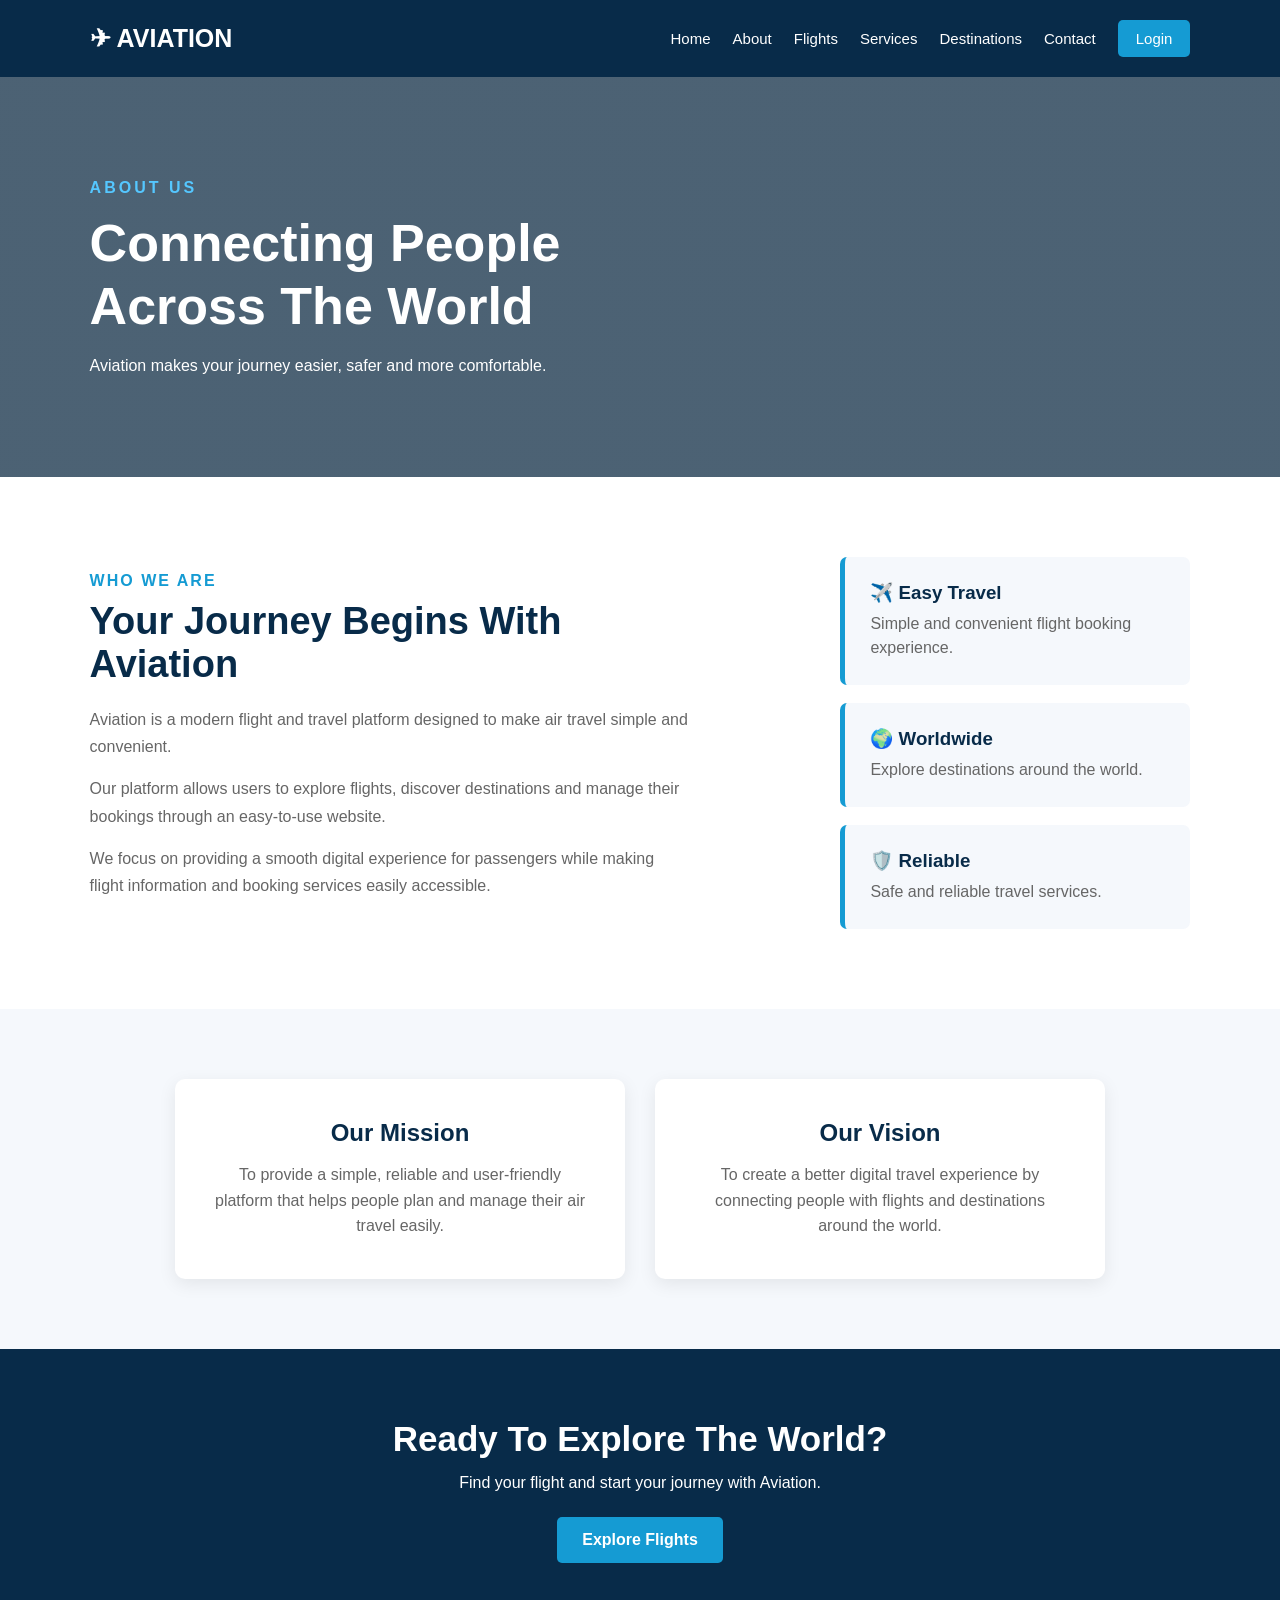
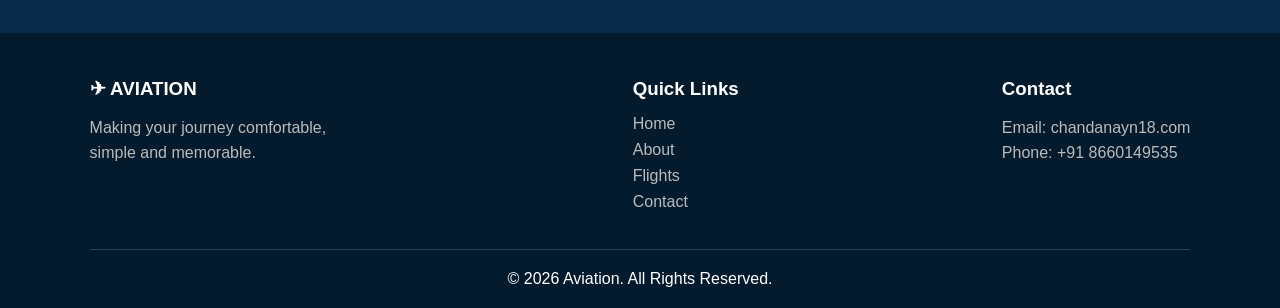
<file: about.html>
<!DOCTYPE html>
<html lang="en">

<head>
    <meta charset="UTF-8">
    <meta name="viewport" content="width=device-width, initial-scale=1.0">

    <title>Aviation | About Us</title>

    <link rel="stylesheet" href="css/style.css">
</head>

<body>

    <!-- Navigation -->
    <header>

        <div class="logo">✈ AVIATION</div>

        <nav>
            <a href="index.html">Home</a>
            <a href="about.html">About</a>
            <a href="flights.html">Flights</a>
            <a href="services.html">Services</a>
            <a href="destinations.html">Destinations</a>
            <a href="contact.html">Contact</a>
            <a href="login.html" class="login-btn">Login</a>
        </nav>

    </header>


    <!-- About Hero -->
    <section class="about-hero">

        <div>
            <p>ABOUT US</p>

            <h1>Connecting People<br>Across The World</h1>

            <p>
                Aviation makes your journey easier, safer and more comfortable.
            </p>
        </div>

    </section>


    <!-- About Content -->
    <section class="about-section">

        <div class="about-text">

            <p class="section-label">WHO WE ARE</p>

            <h2>Your Journey Begins With Aviation</h2>

            <p>
                Aviation is a modern flight and travel platform designed
                to make air travel simple and convenient.
            </p>

            <p>
                Our platform allows users to explore flights, discover
                destinations and manage their bookings through an
                easy-to-use website.
            </p>

            <p>
                We focus on providing a smooth digital experience for
                passengers while making flight information and booking
                services easily accessible.
            </p>

        </div>


        <div class="about-box">

            <div>
                <h3>✈️ Easy Travel</h3>
                <p>
                    Simple and convenient flight booking experience.
                </p>
            </div>

            <div>
                <h3>🌍 Worldwide</h3>
                <p>
                    Explore destinations around the world.
                </p>
            </div>

            <div>
                <h3>🛡️ Reliable</h3>
                <p>
                    Safe and reliable travel services.
                </p>
            </div>

        </div>

    </section>


    <!-- Mission & Vision -->
    <section class="mission-section">

        <div class="mission-card">

            <h2>Our Mission</h2>

            <p>
                To provide a simple, reliable and user-friendly platform
                that helps people plan and manage their air travel easily.
            </p>

        </div>


        <div class="mission-card">

            <h2>Our Vision</h2>

            <p>
                To create a better digital travel experience by connecting
                people with flights and destinations around the world.
            </p>

        </div>

    </section>


    <!-- Call To Action -->
    <section class="cta">

        <h2>Ready To Explore The World?</h2>

        <p>
            Find your flight and start your journey with Aviation.
        </p>

        <a href="flights.html" class="primary-btn">
            Explore Flights
        </a>

    </section>


    <!-- Footer -->
    <footer>

        <div class="footer-content">

            <div>
                <h3>✈ AVIATION</h3>

                <p>
                    Making your journey comfortable,
                    simple and memorable.
                </p>
            </div>


            <div>
                <h3>Quick Links</h3>

                <a href="index.html">Home</a>
                <a href="about.html">About</a>
                <a href="flights.html">Flights</a>
                <a href="contact.html">Contact</a>
            </div>


            <div>
                <h3>Contact</h3>

                <p>Email: chandanayn18.com</p>

                <p>Phone: +91 8660149535</p>

            </div>

        </div>


        <div class="copyright">

            <p>
                © 2026 Aviation. All Rights Reserved.
            </p>

        </div>

    </footer>

</body>

</html>
</file>
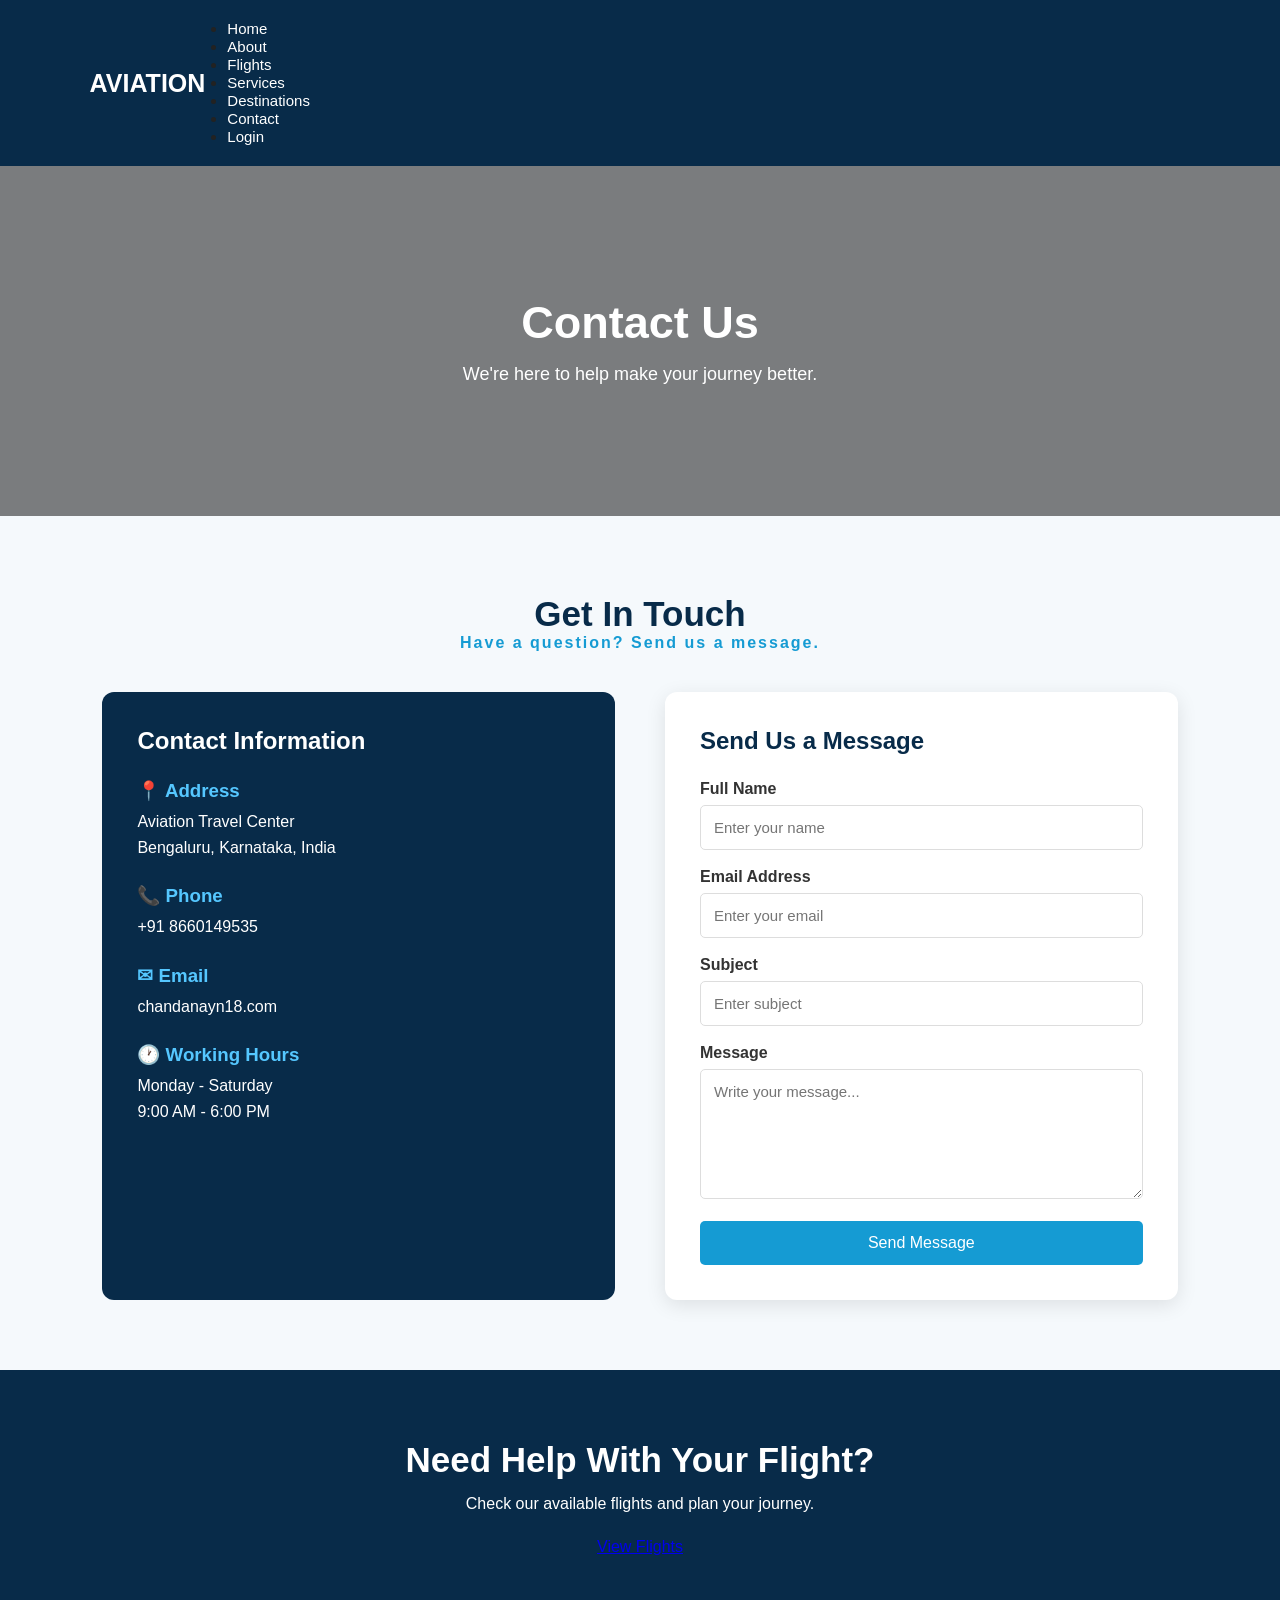
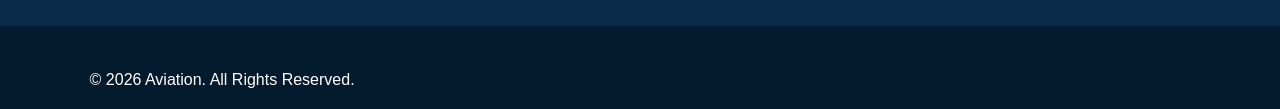
<file: contact.html>
<!DOCTYPE html>
<html lang="en">
<head>
    <meta charset="UTF-8">
    <meta name="viewport" content="width=device-width, initial-scale=1.0">
    <title>Contact - Aviation</title>
    <link rel="stylesheet" href="css/style.css">
</head>

<body>

    <!-- Navigation -->
    <header>
        <nav class="navbar">
            <div class="logo">AVIATION</div>

            <ul class="nav-links">
                <li><a href="index.html">Home</a></li>
                <li><a href="about.html">About</a></li>
                <li><a href="flights.html">Flights</a></li>
                <li><a href="services.html">Services</a></li>
                <li><a href="destinations.html">Destinations</a></li>
                <li><a href="contact.html" class="active">Contact</a></li>
                <li><a href="login.html">Login</a></li>
            </ul>
        </nav>
    </header>


    <!-- Hero -->
    <section class="contact-hero">
        <div class="hero-content">
            <h1>Contact Us</h1>
            <p>We're here to help make your journey better.</p>
        </div>
    </section>


    <!-- Contact Section -->
    <section class="contact-section">

        <div class="section-title">
            <h2>Get In Touch</h2>
            <p>Have a question? Send us a message.</p>
        </div>

        <div class="contact-container">

            <!-- Contact Information -->
            <div class="contact-info">

                <h2>Contact Information</h2>

                <div class="contact-box">
                    <h3>📍 Address</h3>
                    <p>Aviation Travel Center<br>
                    Bengaluru, Karnataka, India</p>
                </div>

                <div class="contact-box">
                    <h3>📞 Phone</h3>
                    <p>+91 8660149535</p>
                </div>

                <div class="contact-box">
                    <h3>✉ Email</h3>
                    <p>chandanayn18.com</p>
                </div>

                <div class="contact-box">
                    <h3>🕐 Working Hours</h3>
                    <p>Monday - Saturday<br>
                    9:00 AM - 6:00 PM</p>
                </div>

            </div>


            <!-- Contact Form -->
            <div class="contact-form">

                <h2>Send Us a Message</h2>

                <form onsubmit="sendMessage(event)">

                    <label>Full Name</label>
                    <input type="text" id="name" placeholder="Enter your name" required>

                    <label>Email Address</label>
                    <input type="email" id="email" placeholder="Enter your email" required>

                    <label>Subject</label>
                    <input type="text" id="subject" placeholder="Enter subject" required>

                    <label>Message</label>
                    <textarea id="message" rows="6" placeholder="Write your message..." required></textarea>

                    <button type="submit">Send Message</button>

                </form>

            </div>

        </div>

    </section>


    <!-- CTA -->
    <section class="cta">
        <h2>Need Help With Your Flight?</h2>
        <p>Check our available flights and plan your journey.</p>
        <a href="flights.html">View Flights</a>
    </section>


    <!-- Footer -->
    <footer>
        <p>© 2026 Aviation. All Rights Reserved.</p>
    </footer>


    <!-- JavaScript -->
    <script>
        function sendMessage(event) {
            event.preventDefault();

            alert("Thank you! Your message has been submitted successfully.");

            document.getElementById("name").value = "";
            document.getElementById("email").value = "";
            document.getElementById("subject").value = "";
            document.getElementById("message").value = "";
        }
    </script>

</body>
</html>
</file>
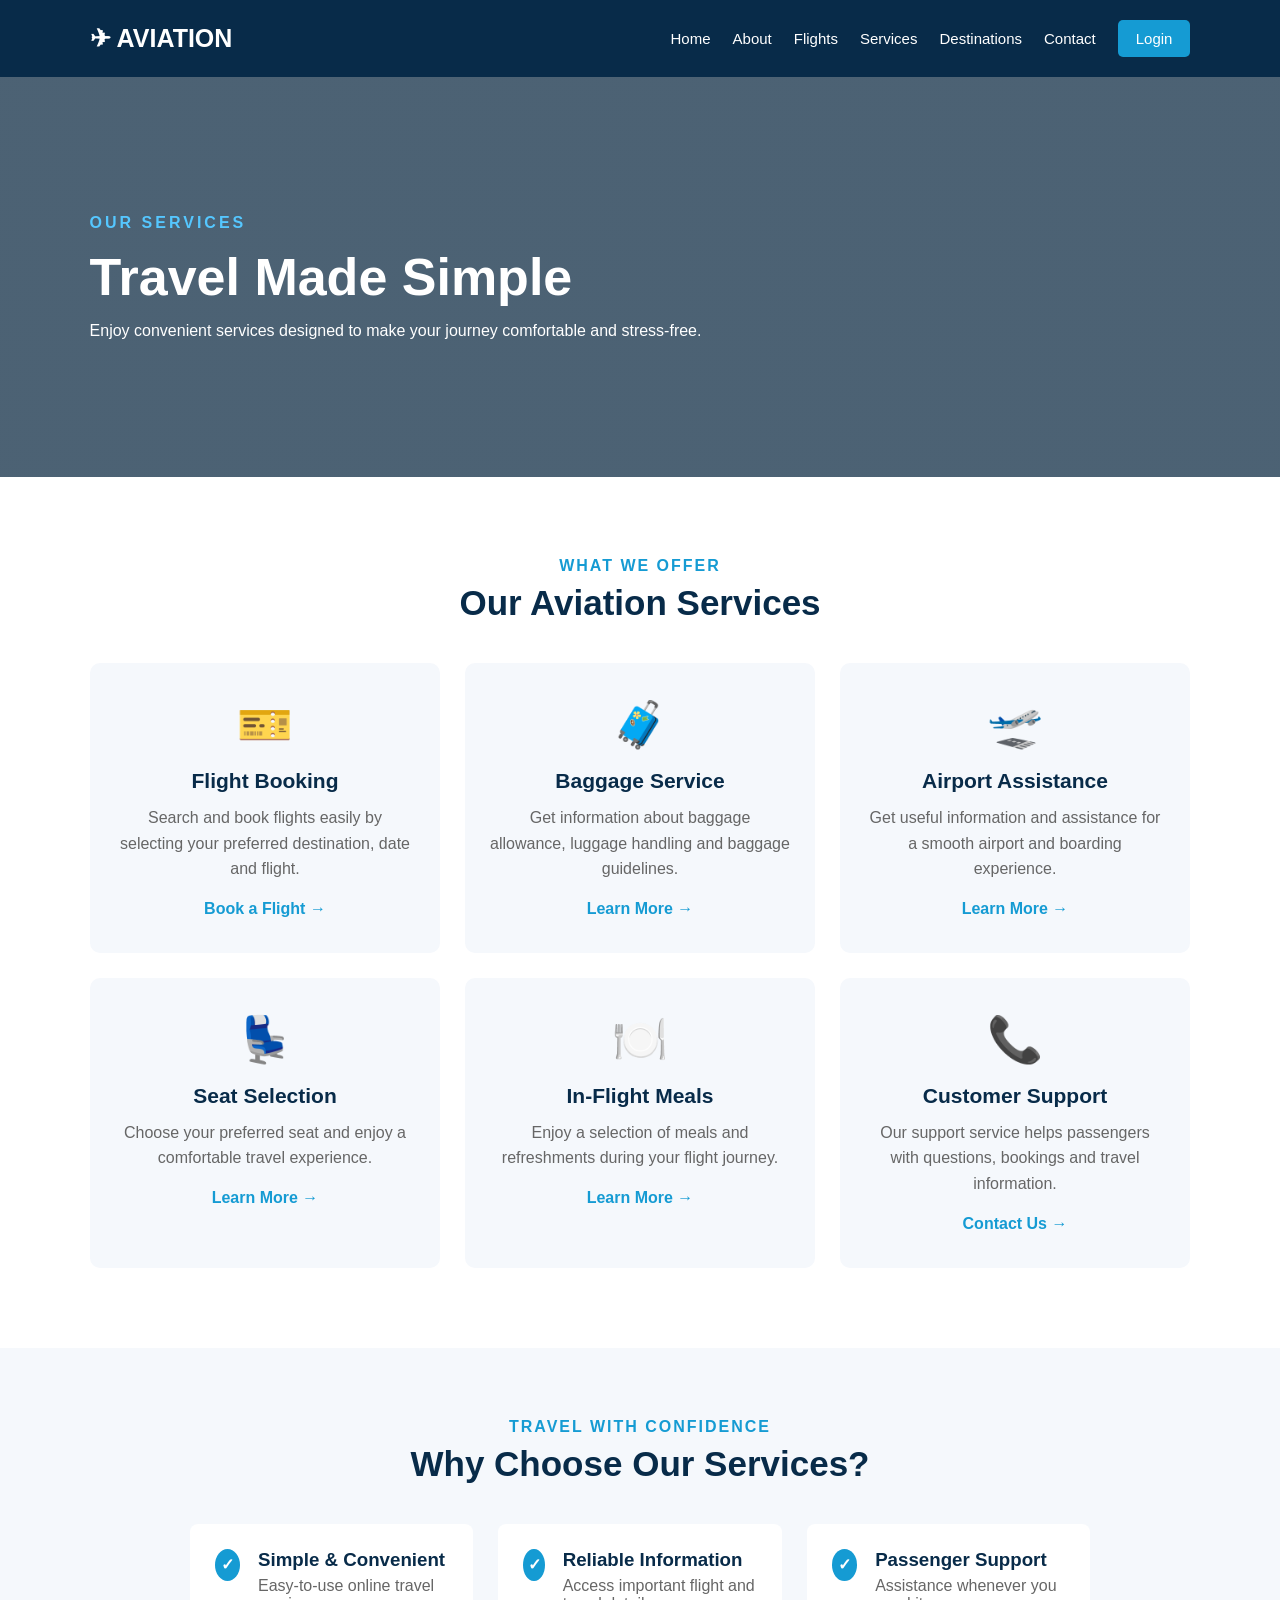
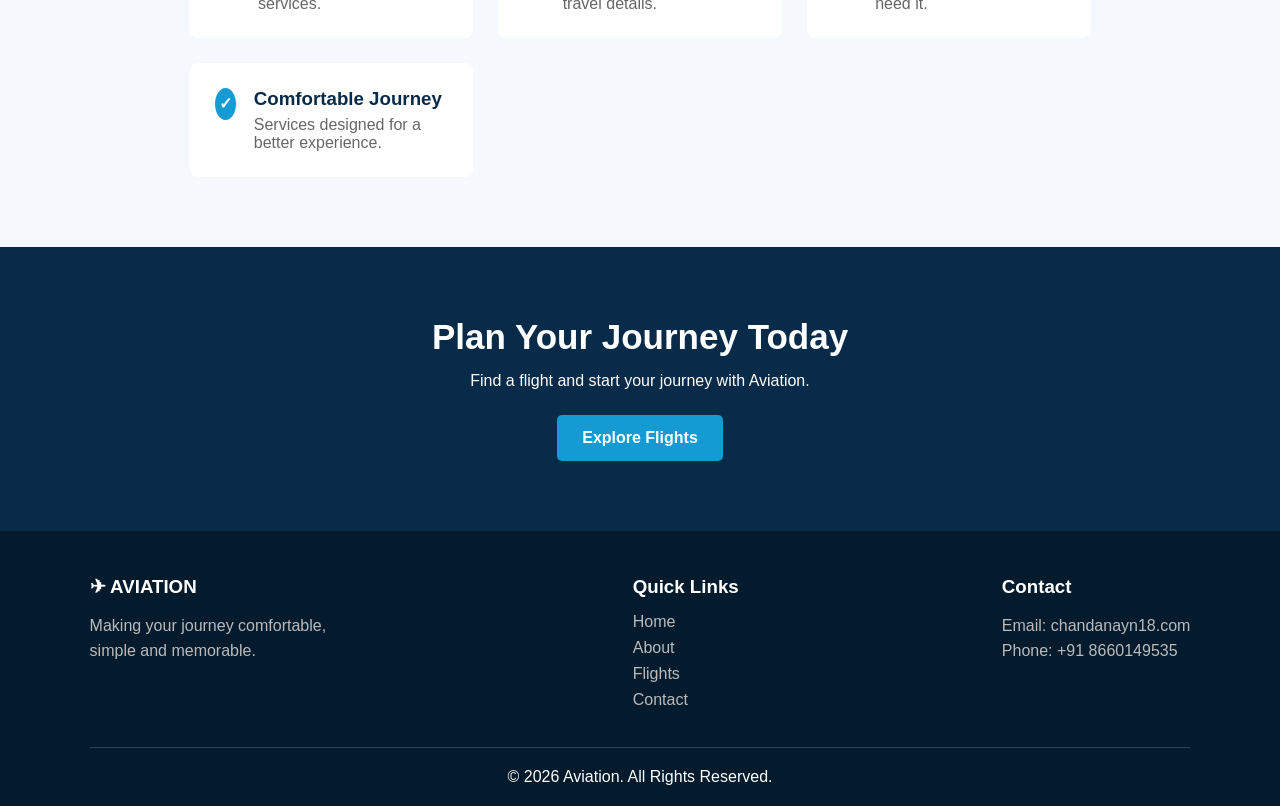
<file: services.html>
<!DOCTYPE html>
<html lang="en">

<head>
    <meta charset="UTF-8">
    <meta name="viewport" content="width=device-width, initial-scale=1.0">

    <title>Aviation | Services</title>

    <link rel="stylesheet" href="css/style.css">
</head>

<body>

    <!-- Navigation -->
    <header>

        <div class="logo">✈ AVIATION</div>

        <nav>
            <a href="index.html">Home</a>
            <a href="about.html">About</a>
            <a href="flights.html">Flights</a>
            <a href="services.html">Services</a>
            <a href="destinations.html">Destinations</a>
            <a href="contact.html">Contact</a>
            <a href="login.html" class="login-btn">Login</a>
        </nav>

    </header>


    <!-- Services Hero -->
    <section class="services-hero">

        <div>
            <p>OUR SERVICES</p>

            <h1>Travel Made Simple</h1>

            <p>
                Enjoy convenient services designed to make
                your journey comfortable and stress-free.
            </p>
        </div>

    </section>


    <!-- Services -->
    <section class="services-section">

        <div class="section-title">

            <p>WHAT WE OFFER</p>

            <h2>Our Aviation Services</h2>

        </div>


        <div class="services-container">


            <!-- Service 1 -->
            <div class="service-card">

                <div class="service-icon">🎫</div>

                <h3>Flight Booking</h3>

                <p>
                    Search and book flights easily by selecting
                    your preferred destination, date and flight.
                </p>

                <a href="flights.html">
                    Book a Flight →
                </a>

            </div>


            <!-- Service 2 -->
            <div class="service-card">

                <div class="service-icon">🧳</div>

                <h3>Baggage Service</h3>

                <p>
                    Get information about baggage allowance,
                    luggage handling and baggage guidelines.
                </p>

                <a href="#">
                    Learn More →
                </a>

            </div>


            <!-- Service 3 -->
            <div class="service-card">

                <div class="service-icon">🛫</div>

                <h3>Airport Assistance</h3>

                <p>
                    Get useful information and assistance for
                    a smooth airport and boarding experience.
                </p>

                <a href="#">
                    Learn More →
                </a>

            </div>


            <!-- Service 4 -->
            <div class="service-card">

                <div class="service-icon">💺</div>

                <h3>Seat Selection</h3>

                <p>
                    Choose your preferred seat and enjoy a
                    comfortable travel experience.
                </p>

                <a href="#">
                    Learn More →
                </a>

            </div>


            <!-- Service 5 -->
            <div class="service-card">

                <div class="service-icon">🍽️</div>

                <h3>In-Flight Meals</h3>

                <p>
                    Enjoy a selection of meals and refreshments
                    during your flight journey.
                </p>

                <a href="#">
                    Learn More →
                </a>

            </div>


            <!-- Service 6 -->
            <div class="service-card">

                <div class="service-icon">📞</div>

                <h3>Customer Support</h3>

                <p>
                    Our support service helps passengers with
                    questions, bookings and travel information.
                </p>

                <a href="contact.html">
                    Contact Us →
                </a>

            </div>

        </div>

    </section>


    <!-- Why Choose Us -->
    <section class="service-benefits">

        <div class="section-title">

            <p>TRAVEL WITH CONFIDENCE</p>

            <h2>Why Choose Our Services?</h2>

        </div>


        <div class="benefits-container">

            <div class="benefit">
                <span>✓</span>
                <div>
                    <h3>Simple & Convenient</h3>
                    <p>
                        Easy-to-use online travel services.
                    </p>
                </div>
            </div>


            <div class="benefit">
                <span>✓</span>
                <div>
                    <h3>Reliable Information</h3>
                    <p>
                        Access important flight and travel details.
                    </p>
                </div>
            </div>


            <div class="benefit">
                <span>✓</span>
                <div>
                    <h3>Passenger Support</h3>
                    <p>
                        Assistance whenever you need it.
                    </p>
                </div>
            </div>


            <div class="benefit">
                <span>✓</span>
                <div>
                    <h3>Comfortable Journey</h3>
                    <p>
                        Services designed for a better experience.
                    </p>
                </div>
            </div>

        </div>

    </section>


    <!-- CTA -->
    <section class="cta">

        <h2>Plan Your Journey Today</h2>

        <p>
            Find a flight and start your journey with Aviation.
        </p>

        <a href="flights.html" class="primary-btn">
            Explore Flights
        </a>

    </section>


    <!-- Footer -->
    <footer>

        <div class="footer-content">

            <div>
                <h3>✈ AVIATION</h3>

                <p>
                    Making your journey comfortable,
                    simple and memorable.
                </p>
            </div>


            <div>
                <h3>Quick Links</h3>

                <a href="index.html">Home</a>
                <a href="about.html">About</a>
                <a href="flights.html">Flights</a>
                <a href="contact.html">Contact</a>
            </div>


            <div>
                <h3>Contact</h3>

                <p>Email: chandanayn18.com</p>

                <p>Phone: +91 8660149535</p>
            </div>

        </div>


        <div class="copyright">

            <p>
                © 2026 Aviation. All Rights Reserved.
            </p>

        </div>

    </footer>

</body>

</html>
</file>
<file: css/style.css>
* {
    margin: 0;
    padding: 0;
    box-sizing: border-box;
    font-family: Arial, sans-serif;
}

body {
    background: #f5f8fc;
    color: #222;
}


/* Navigation */

header {
    background: #082b49;
    padding: 20px 7%;
    display: flex;
    justify-content: space-between;
    align-items: center;
}

.logo {
    color: white;
    font-size: 25px;
    font-weight: bold;
}

nav {
    display: flex;
    align-items: center;
    gap: 22px;
}

nav a {
    color: white;
    text-decoration: none;
    font-size: 15px;
}

nav a:hover {
    color: #55c7ff;
}

.login-btn {
    background: #159bd3;
    padding: 10px 18px;
    border-radius: 5px;
}


/* Hero */

.hero {
    min-height: 580px;

    background:
        linear-gradient(rgba(4, 34, 58, 0.65),
        rgba(4, 34, 58, 0.65)),
        url("https://images.unsplash.com/photo-1436491865332-7a61a109cc05?auto=format&fit=crop&w=1600&q=80");

    background-size: cover;
    background-position: center;

    display: flex;
    align-items: center;

    padding: 60px 7%;
}

.hero-content {
    color: white;
    max-width: 650px;
}

.small-title {
    color: #55c7ff;
    font-weight: bold;
    letter-spacing: 3px;
    margin-bottom: 15px;
}

.hero h1 {
    font-size: 60px;
    line-height: 1.1;
    margin-bottom: 20px;
}

.hero-text {
    font-size: 18px;
    line-height: 1.6;
    margin-bottom: 30px;
}

.hero-buttons {
    display: flex;
    gap: 15px;
}

.primary-btn,
.secondary-btn {
    display: inline-block;
    padding: 14px 25px;
    text-decoration: none;
    border-radius: 5px;
    font-weight: bold;
}

.primary-btn {
    background: #159bd3;
    color: white;
}

.secondary-btn {
    border: 1px solid white;
    color: white;
}


/* Flight Search */

.search-section {
    background: white;
    margin: -50px auto 60px;
    position: relative;

    width: 85%;
    padding: 30px;

    border-radius: 10px;
    box-shadow: 0 5px 25px rgba(0,0,0,0.12);
}

.search-section h2 {
    color: #082b49;
    margin-bottom: 20px;
}

.flight-search {
    display: flex;
    gap: 15px;
    align-items: end;
}

.input-box {
    flex: 1;
}

.input-box label {
    display: block;
    margin-bottom: 7px;
    font-weight: bold;
}

.input-box input {
    width: 100%;
    padding: 13px;
    border: 1px solid #ddd;
    border-radius: 5px;
}

.flight-search button {
    padding: 13px 22px;
    background: #159bd3;
    color: white;
    border: none;
    border-radius: 5px;
    cursor: pointer;
}


/* Sections */

.features,
.destinations {
    padding: 60px 7%;
}

.section-title {
    text-align: center;
    margin-bottom: 40px;
}

.section-title p {
    color: #159bd3;
    font-weight: bold;
    letter-spacing: 2px;
}

.section-title h2 {
    color: #082b49;
    font-size: 35px;
    margin-top: 8px;
}


/* Feature Cards */

.feature-container {
    display: flex;
    justify-content: center;
    gap: 25px;
    flex-wrap: wrap;
}

.feature-card {
    background: white;
    width: 250px;
    padding: 30px 20px;
    text-align: center;
    border-radius: 10px;

    box-shadow: 0 5px 18px rgba(0,0,0,0.08);
}

.icon {
    font-size: 40px;
    margin-bottom: 15px;
}

.feature-card h3 {
    color: #082b49;
    margin-bottom: 12px;
}

.feature-card p {
    color: #666;
    line-height: 1.5;
}


/* Destinations */

.destination-container {
    display: flex;
    justify-content: center;
    gap: 25px;
    flex-wrap: wrap;
}

.destination-card {
    width: 300px;
    height: 220px;
    overflow: hidden;
    border-radius: 10px;
}

.destination-image {
    width: 100%;
    height: 100%;

    display: flex;
    align-items: end;

    padding: 20px;

    background-size: cover;
    background-position: center;
}

.destination-image h3 {
    color: white;
    font-size: 25px;
}

.india {
    background-image:
        linear-gradient(transparent, rgba(0,0,0,.7)),
        url("https://images.unsplash.com/photo-1524492412937-b28074a5d7da?auto=format&fit=crop&w=800&q=80");
}

.dubai {
    background-image:
        linear-gradient(transparent, rgba(0,0,0,.7)),
        url("https://images.unsplash.com/photo-1512453979798-5ea266f8880c?auto=format&fit=crop&w=800&q=80");
}

.paris {
    background-image:
        linear-gradient(transparent, rgba(0,0,0,.7)),
        url("https://images.unsplash.com/photo-1502602898657-3e91760cbb34?auto=format&fit=crop&w=800&q=80");
}


/* CTA */

.cta {
    text-align: center;
    background: #082b49;
    color: white;
    padding: 70px 20px;
}

.cta h2 {
    font-size: 35px;
    margin-bottom: 15px;
}

.cta p {
    margin-bottom: 25px;
}


/* Footer */

footer {
    background: #041b2e;
    color: white;
    padding: 45px 7% 20px;
}

.footer-content {
    display: flex;
    justify-content: space-between;
    gap: 40px;
    flex-wrap: wrap;
}

.footer-content div {
    max-width: 280px;
}

.footer-content h3 {
    margin-bottom: 15px;
}

.footer-content p {
    color: #bbb;
    line-height: 1.6;
}

.footer-content a {
    display: block;
    color: #bbb;
    text-decoration: none;
    margin-bottom: 8px;
}

.copyright {
    text-align: center;
    border-top: 1px solid #29445a;
    margin-top: 30px;
    padding-top: 20px;
}


/* Mobile */

@media (max-width: 900px) {

    nav {
        display: none;
    }

    .hero h1 {
        font-size: 45px;
    }

    .flight-search {
        flex-direction: column;
        align-items: stretch;
    }

    .search-section {
        width: 90%;
    }
}
/* =========================
   ABOUT PAGE
========================= */

.about-hero {
    min-height: 400px;

    background:
        linear-gradient(
            rgba(4, 34, 58, 0.70),
            rgba(4, 34, 58, 0.70)
        ),
        url("https://images.unsplash.com/photo-1529070538774-1843cb3265df?auto=format&fit=crop&w=1600&q=80");

    background-size: cover;
    background-position: center;

    display: flex;
    align-items: center;

    padding: 60px 7%;

    color: white;
}

.about-hero p:first-child {
    color: #55c7ff;
    font-weight: bold;
    letter-spacing: 3px;
    margin-bottom: 15px;
}

.about-hero h1 {
    font-size: 52px;
    line-height: 1.2;
    margin-bottom: 20px;
}


/* About Content */

.about-section {
    padding: 80px 7%;

    display: flex;
    align-items: center;
    justify-content: space-between;

    gap: 60px;

    background: white;
}

.about-text {
    max-width: 600px;
}

.section-label {
    color: #159bd3;
    font-weight: bold;
    letter-spacing: 2px;
    margin-bottom: 10px;
}

.about-text h2 {
    color: #082b49;
    font-size: 38px;
    margin-bottom: 20px;
}

.about-text p:not(.section-label) {
    color: #666;
    line-height: 1.7;
    margin-bottom: 15px;
}


/* About Cards */

.about-box {
    width: 350px;

    display: flex;
    flex-direction: column;
    gap: 18px;
}

.about-box div {
    background: #f5f8fc;

    padding: 25px;

    border-left: 5px solid #159bd3;

    border-radius: 7px;
}

.about-box h3 {
    color: #082b49;
    margin-bottom: 8px;
}

.about-box p {
    color: #666;
    line-height: 1.5;
}


/* Mission */

.mission-section {
    padding: 70px 7%;

    display: flex;
    justify-content: center;

    gap: 30px;

    background: #f5f8fc;
}

.mission-card {
    background: white;

    max-width: 450px;

    padding: 40px;

    text-align: center;

    border-radius: 10px;

    box-shadow: 0 5px 18px rgba(0,0,0,0.08);
}

.mission-card h2 {
    color: #082b49;
    margin-bottom: 15px;
}

.mission-card p {
    color: #666;
    line-height: 1.6;
}


/* About Mobile */

@media (max-width: 800px) {

    .about-section {
        flex-direction: column;
    }

    .about-box {
        width: 100%;
    }

    .about-hero h1 {
        font-size: 40px;
    }

    .mission-section {
        flex-direction: column;
        align-items: center;
    }

    .mission-card {
        width: 100%;
    }
}
/* =========================
   FLIGHTS PAGE
========================= */

.flights-hero {
    min-height: 400px;

    background:
        linear-gradient(
            rgba(4, 34, 58, 0.70),
            rgba(4, 34, 58, 0.70)
        ),
        url("https://images.unsplash.com/photo-1436491865332-7a61a109cc05?auto=format&fit=crop&w=1600&q=80");

    background-size: cover;
    background-position: center;

    display: flex;
    align-items: center;

    padding: 60px 7%;

    color: white;
}

.flights-hero p:first-child {
    color: #55c7ff;
    font-weight: bold;
    letter-spacing: 3px;
    margin-bottom: 15px;
}

.flights-hero h1 {
    font-size: 50px;
    margin-bottom: 15px;
}


/* Search */

.flight-search-page {
    width: 88%;

    margin: -45px auto 60px;

    position: relative;

    background: white;

    padding: 30px;

    border-radius: 10px;

    box-shadow: 0 5px 25px rgba(0,0,0,0.12);
}

.flight-search-page h2 {
    color: #082b49;
    margin-bottom: 25px;
}

.flight-search-page form {
    display: flex;
    gap: 15px;
    align-items: end;
}

.search-field {
    flex: 1;
}

.search-field label {
    display: block;
    font-weight: bold;
    margin-bottom: 8px;
}

.search-field input,
.search-field select {
    width: 100%;

    padding: 13px;

    border: 1px solid #ddd;

    border-radius: 5px;
}

.flight-search-page button {
    padding: 13px 25px;

    border: none;

    border-radius: 5px;

    background: #159bd3;

    color: white;

    font-weight: bold;

    cursor: pointer;
}


/* Available Flights */

.available-flights {
    padding: 50px 7% 80px;
}

.flight-container {
    max-width: 900px;

    margin: auto;

    display: flex;

    flex-direction: column;

    gap: 20px;
}

.flight-card {
    background: white;

    padding: 25px;

    border-radius: 10px;

    box-shadow: 0 5px 18px rgba(0,0,0,0.08);
}

.airline {
    display: flex;

    justify-content: space-between;

    border-bottom: 1px solid #eee;

    padding-bottom: 15px;

    margin-bottom: 20px;
}

.airline h3 {
    color: #082b49;
}

.airline span {
    color: #777;
}


.route {
    display: flex;

    justify-content: space-between;

    align-items: center;

    text-align: center;
}

.route strong {
    font-size: 28px;

    color: #082b49;
}

.route p {
    color: #777;

    margin-top: 5px;
}

.flight-line {
    color: #159bd3;

    font-size: 18px;
}


.flight-info {
    display: flex;

    justify-content: space-between;

    margin-top: 25px;

    padding-top: 20px;

    border-top: 1px solid #eee;

    color: #666;
}

.flight-info strong {
    color: #159bd3;

    font-size: 20px;
}


.book-btn {
    display: block;

    text-align: center;

    background: #159bd3;

    color: white;

    text-decoration: none;

    padding: 12px;

    border-radius: 5px;

    margin-top: 20px;

    font-weight: bold;
}

.book-btn:hover {
    background: #0878a9;
}


/* Mobile */

@media (max-width: 800px) {

    .flight-search-page form {
        flex-direction: column;

        align-items: stretch;
    }

    .flights-hero h1 {
        font-size: 40px;
    }

    .route {
        gap: 10px;
    }

    .flight-line {
        font-size: 12px;
    }

    .flight-info {
        flex-direction: column;

        gap: 10px;
    }
}
/* =========================
   SERVICES PAGE
========================= */

.services-hero {
    min-height: 400px;

    background:
        linear-gradient(
            rgba(4, 34, 58, 0.70),
            rgba(4, 34, 58, 0.70)
        ),
        url("https://images.unsplash.com/photo-1542296332-2e4473faf563?auto=format&fit=crop&w=1600&q=80");

    background-size: cover;
    background-position: center;

    display: flex;
    align-items: center;

    padding: 60px 7%;

    color: white;
}

.services-hero p:first-child {
    color: #55c7ff;
    font-weight: bold;
    letter-spacing: 3px;
    margin-bottom: 15px;
}

.services-hero h1 {
    font-size: 52px;
    margin-bottom: 15px;
}


/* Services Section */

.services-section {
    padding: 80px 7%;
    background: white;
}

.services-container {
    display: grid;

    grid-template-columns:
        repeat(3, 1fr);

    gap: 25px;

    max-width: 1100px;

    margin: auto;
}


/* Service Card */

.service-card {
    background: #f5f8fc;

    padding: 35px 25px;

    border-radius: 10px;

    text-align: center;

    transition: transform 0.3s,
                box-shadow 0.3s;
}

.service-card:hover {
    transform: translateY(-6px);

    box-shadow:
        0 10px 25px rgba(0,0,0,0.10);
}

.service-icon {
    font-size: 45px;

    margin-bottom: 18px;
}

.service-card h3 {
    color: #082b49;

    font-size: 21px;

    margin-bottom: 12px;
}

.service-card p {
    color: #666;

    line-height: 1.6;

    margin-bottom: 18px;
}

.service-card a {
    color: #159bd3;

    text-decoration: none;

    font-weight: bold;
}


/* Benefits */

.service-benefits {
    padding: 70px 7%;

    background: #f5f8fc;
}

.benefits-container {
    max-width: 900px;

    margin: auto;

    display: grid;

    grid-template-columns:
        repeat(2, 1fr);

    gap: 25px;
}

.benefit {
    background: white;

    padding: 25px;

    display: flex;

    gap: 18px;

    align-items: flex-start;

    border-radius: 8px;
}

.benefit > span {
    width: 32px;
    height: 32px;

    display: flex;

    align-items: center;
    justify-content: center;

    border-radius: 50%;

    background: #159bd3;

    color: white;

    font-weight: bold;
}

.benefit h3 {
    color: #082b49;

    margin-bottom: 6px;
}

.benefit p {
    color: #666;
}


/* Services Mobile */

@media (max-width: 800px) {

    .services-container {
        grid-template-columns: 1fr;
    }

    .benefits-container {
        grid-template-columns: 1fr;
    }

    .services-hero h1 {
        font-size: 40px;
    }
}
/* ================= DESTINATIONS PAGE ================= */

.destinations-hero {
    height: 400px;
    background: linear-gradient(rgba(0,0,0,0.5), rgba(0,0,0,0.5)),
    url("https://images.unsplash.com/photo-1436491865332-7a61a109cc05?auto=format&fit=crop&w=1600&q=80");
    background-size: cover;
    background-position: center;
    display: flex;
    align-items: center;
    justify-content: center;
    text-align: center;
    color: white;
}

.destinations-hero h1 {
    font-size: 45px;
    margin-bottom: 15px;
}

.destinations-hero p {
    font-size: 19px;
}


/* Destinations */

.destinations-section {
    padding: 70px 8%;
    background: #f5f9fc;
}

.destinations-container {
    display: grid;
    grid-template-columns: repeat(3, 1fr);
    gap: 30px;
    margin-top: 40px;
}

.destination-card {
    background: white;
    border-radius: 12px;
    overflow: hidden;
    box-shadow: 0 5px 20px rgba(0,0,0,0.1);
    transition: 0.3s;
}

.destination-card:hover {
    transform: translateY(-8px);
}

.destination-card img {
    width: 100%;
    height: 220px;
    object-fit: cover;
}

.destination-content {
    padding: 22px;
}

.destination-content h3 {
    color: #082b49;
    font-size: 24px;
    margin-bottom: 10px;
}

.destination-content p {
    color: #555;
    line-height: 1.6;
    margin-bottom: 18px;
}

.destination-content a {
    display: inline-block;
    padding: 10px 18px;
    background: #159bd3;
    color: white;
    text-decoration: none;
    border-radius: 5px;
}

.destination-content a:hover {
    background: #082b49;
}


/* Destination Benefits */

.destination-benefits {
    padding: 70px 8%;
    text-align: center;
}

.benefits-container {
    display: grid;
    grid-template-columns: repeat(3, 1fr);
    gap: 25px;
    margin-top: 40px;
}

.benefit-box {
    padding: 30px;
    background: #f5f9fc;
    border-radius: 10px;
}

.benefit-box h3 {
    color: #082b49;
    margin-bottom: 12px;
}

.benefit-box p {
    color: #555;
}


/* Responsive */

@media (max-width: 900px) {

    .destinations-container {
        grid-template-columns: repeat(2, 1fr);
    }

    .benefits-container {
        grid-template-columns: 1fr;
    }
}

@media (max-width: 600px) {

    .destinations-container {
        grid-template-columns: 1fr;
    }

    .destinations-hero h1 {
        font-size: 32px;
    }

    .destinations-hero p {
        font-size: 16px;
    }
}
/* ================= CONTACT PAGE ================= */

.contact-hero {
    height: 350px;
    background: linear-gradient(rgba(0,0,0,0.5), rgba(0,0,0,0.5)),
    url("https://images.unsplash.com/photo-1529070538774-1843cb3265df?auto=format&fit=crop&w=1600&q=80");
    background-size: cover;
    background-position: center;
    display: flex;
    align-items: center;
    justify-content: center;
    text-align: center;
    color: white;
}

.contact-hero h1 {
    font-size: 45px;
    margin-bottom: 15px;
}

.contact-hero p {
    font-size: 18px;
}


/* Contact Section */

.contact-section {
    padding: 70px 8%;
    background: #f5f9fc;
}

.contact-container {
    display: grid;
    grid-template-columns: 1fr 1fr;
    gap: 50px;
    max-width: 1100px;
    margin: 40px auto 0;
}


/* Contact Information */

.contact-info {
    background: #082b49;
    color: white;
    padding: 35px;
    border-radius: 12px;
}

.contact-info h2 {
    margin-bottom: 25px;
}

.contact-box {
    margin-bottom: 25px;
}

.contact-box h3 {
    color: #55c7ff;
    margin-bottom: 7px;
}

.contact-box p {
    line-height: 1.6;
}


/* Contact Form */

.contact-form {
    background: white;
    padding: 35px;
    border-radius: 12px;
    box-shadow: 0 5px 20px rgba(0,0,0,0.1);
}

.contact-form h2 {
    color: #082b49;
    margin-bottom: 25px;
}

.contact-form label {
    display: block;
    margin-bottom: 7px;
    font-weight: bold;
    color: #333;
}

.contact-form input,
.contact-form textarea {
    width: 100%;
    padding: 13px;
    margin-bottom: 18px;
    border: 1px solid #ddd;
    border-radius: 5px;
    font-size: 15px;
    box-sizing: border-box;
}

.contact-form textarea {
    resize: vertical;
}

.contact-form input:focus,
.contact-form textarea:focus {
    outline: none;
    border-color: #159bd3;
}

.contact-form button {
    width: 100%;
    padding: 13px;
    border: none;
    border-radius: 5px;
    background: #159bd3;
    color: white;
    font-size: 16px;
    cursor: pointer;
}

.contact-form button:hover {
    background: #082b49;
}


/* Responsive */

@media (max-width: 800px) {

    .contact-container {
        grid-template-columns: 1fr;
    }

    .contact-hero h1 {
        font-size: 35px;
    }
}
/* ================= LOGIN PAGE ================= */

.login-section {
    min-height: 650px;
    padding: 70px 20px;
    background: #f5f9fc;
    display: flex;
    justify-content: center;
    align-items: center;
}

.login-container {
    width: 100%;
    max-width: 430px;
    background: white;
    padding: 40px;
    border-radius: 12px;
    box-shadow: 0 5px 25px rgba(0,0,0,0.12);
    box-sizing: border-box;
}

.login-header {
    text-align: center;
    margin-bottom: 30px;
}

.login-header h1 {
    color: #082b49;
    margin-bottom: 10px;
}

.login-header p {
    color: #666;
}

.login-container form > label {
    display: block;
    margin-bottom: 7px;
    font-weight: bold;
    color: #333;
}

.login-container input[type="email"],
.login-container input[type="password"] {
    width: 100%;
    padding: 13px;
    margin-bottom: 20px;
    border: 1px solid #ddd;
    border-radius: 5px;
    font-size: 15px;
    box-sizing: border-box;
}

.login-container input[type="email"]:focus,
.login-container input[type="password"]:focus {
    outline: none;
    border-color: #159bd3;
}

.login-options {
    display: flex;
    justify-content: space-between;
    align-items: center;
    margin-bottom: 25px;
    font-size: 14px;
}

.login-options label {
    display: flex;
    align-items: center;
    gap: 6px;
    color: #555;
}

.login-options input[type="checkbox"] {
    width: auto;
    margin: 0;
}

.login-options a {
    color: #159bd3;
    text-decoration: none;
}

.login-options a:hover {
    text-decoration: underline;
}

.login-container button {
    width: 100%;
    padding: 13px;
    border: none;
    border-radius: 5px;
    background: #159bd3;
    color: white;
    font-size: 16px;
    cursor: pointer;
}

.login-container button:hover {
    background: #082b49;
}

.register-link {
    text-align: center;
    margin-top: 25px;
    color: #666;
}

.register-link p {
    margin-bottom: 8px;
}

.register-link a {
    color: #159bd3;
    font-weight: bold;
    text-decoration: none;
}
/* ================= REGISTER PAGE ================= */

.register-section {
    min-height: 700px;
    padding: 60px 20px;
    background: #f5f9fc;
    display: flex;
    justify-content: center;
    align-items: center;
}

.register-container {
    width: 100%;
    max-width: 480px;
    background: white;
    padding: 40px;
    border-radius: 12px;
    box-shadow: 0 5px 25px rgba(0,0,0,0.12);
    box-sizing: border-box;
}

.register-header {
    text-align: center;
    margin-bottom: 25px;
}

.register-header h1 {
    color: #082b49;
    margin-bottom: 8px;
}

.register-header p {
    color: #666;
}

.register-container form > label {
    display: block;
    margin-bottom: 7px;
    font-weight: bold;
    color: #333;
}

.register-container input[type="text"],
.register-container input[type="email"],
.register-container input[type="tel"],
.register-container input[type="password"] {
    width: 100%;
    padding: 13px;
    margin-bottom: 18px;
    border: 1px solid #ddd;
    border-radius: 5px;
    font-size: 15px;
    box-sizing: border-box;
}

.register-container input:focus {
    outline: none;
    border-color: #159bd3;
}

.terms {
    margin: 5px 0 22px;
}

.terms label {
    display: flex;
    align-items: center;
    gap: 8px;
    color: #555;
    font-size: 14px;
}

.terms input {
    width: auto;
}

.register-container button {
    width: 100%;
    padding: 13px;
    border: none;
    border-radius: 5px;
    background: #159bd3;
    color: white;
    font-size: 16px;
    cursor: pointer;
}

.register-container button:hover {
    background: #082b49;
}

.login-link {
    text-align: center;
    margin-top: 25px;
    color: #666;
}

.login-link p {
    margin-bottom: 8px;
}

.login-link a {
    color: #159bd3;
    font-weight: bold;
    text-decoration: none;
}
/* ================= BOOKING PAGE ================= */

.booking-hero {
    height: 350px;
    background: linear-gradient(rgba(0,0,0,0.5), rgba(0,0,0,0.5)),
    url("https://images.unsplash.com/photo-1436491865332-7a61a109cc05?auto=format&fit=crop&w=1600&q=80");
    background-size: cover;
    background-position: center;
    display: flex;
    align-items: center;
    justify-content: center;
    text-align: center;
    color: white;
}

.booking-hero h1 {
    font-size: 45px;
    margin-bottom: 15px;
}

.booking-hero p {
    font-size: 18px;
}


/* Booking Section */

.booking-section {
    padding: 70px 8%;
    background: #f5f9fc;
}

.booking-container {
    max-width: 900px;
    margin: auto;
    background: white;
    padding: 40px;
    border-radius: 12px;
    box-shadow: 0 5px 25px rgba(0,0,0,0.1);
}

.booking-header {
    text-align: center;
    margin-bottom: 35px;
}

.booking-header h2 {
    color: #082b49;
    margin-bottom: 10px;
}

.booking-header p {
    color: #666;
}


/* Form */

.form-row {
    display: grid;
    grid-template-columns: 1fr 1fr;
    gap: 25px;
}

.form-group {
    margin-bottom: 22px;
}

.form-group label {
    display: block;
    margin-bottom: 7px;
    font-weight: bold;
    color: #333;
}

.form-group input,
.form-group select,
.form-group textarea {
    width: 100%;
    padding: 13px;
    border: 1px solid #ddd;
    border-radius: 5px;
    font-size: 15px;
    box-sizing: border-box;
    font-family: inherit;
}

.form-group input:focus,
.form-group select:focus,
.form-group textarea:focus {
    outline: none;
    border-color: #159bd3;
}

.form-group textarea {
    resize: vertical;
}


/* Booking Button */

.booking-btn {
    width: 100%;
    padding: 14px;
    border: none;
    border-radius: 5px;
    background: #159bd3;
    color: white;
    font-size: 17px;
    cursor: pointer;
}

.booking-btn:hover {
    background: #082b49;
}


/* Responsive */

@media (max-width: 700px) {

    .form-row {
        grid-template-columns: 1fr;
        gap: 0;
    }

    .booking-container {
        padding: 25px;
    }

    .booking-hero h1 {
        font-size: 34px;
    }
}
/* ================= MY BOOKINGS PAGE ================= */

.bookings-hero {
    height: 350px;
    background: linear-gradient(rgba(0,0,0,0.5), rgba(0,0,0,0.5)),
    url("https://images.unsplash.com/photo-1436491865332-7a61a109cc05?auto=format&fit=crop&w=1600&q=80");
    background-size: cover;
    background-position: center;
    display: flex;
    align-items: center;
    justify-content: center;
    text-align: center;
    color: white;
}

.bookings-hero h1 {
    font-size: 45px;
    margin-bottom: 15px;
}

.bookings-hero p {
    font-size: 18px;
}


/* Bookings Section */

.bookings-section {
    padding: 70px 8%;
    background: #f5f9fc;
}

.booking-list {
    max-width: 950px;
    margin: 40px auto;
}


/* Booking Card */

.my-booking-card {
    background: white;
    padding: 30px;
    margin-bottom: 30px;
    border-radius: 12px;
    box-shadow: 0 5px 20px rgba(0,0,0,0.1);
}

.booking-top {
    display: flex;
    justify-content: space-between;
    align-items: center;
    border-bottom: 1px solid #eee;
    padding-bottom: 20px;
}

.booking-top h3 {
    color: #082b49;
    margin-bottom: 8px;
}

.booking-price {
    font-size: 24px;
    font-weight: bold;
    color: #082b49;
}


/* Status */

.booking-status,
.completed-status {
    display: inline-block;
    padding: 5px 12px;
    border-radius: 20px;
    font-size: 13px;
}

.booking-status {
    background: #dff6e5;
    color: #218838;
}

.completed-status {
    background: #e8e8e8;
    color: #555;
}


/* Route */

.booking-route {
    display: flex;
    justify-content: space-around;
    align-items: center;
    text-align: center;
    padding: 30px 10px;
}

.booking-route small {
    color: #888;
}

.booking-route h2 {
    color: #082b49;
    font-size: 30px;
    margin: 5px 0;
}

.booking-route p {
    color: #666;
}

.plane-icon {
    font-size: 28px;
}


/* Details */

.booking-details {
    display: grid;
    grid-template-columns: repeat(4, 1fr);
    gap: 20px;
    padding: 20px 0;
    border-top: 1px solid #eee;
    border-bottom: 1px solid #eee;
}

.booking-details strong {
    color: #555;
    font-size: 14px;
}

.booking-details p {
    margin-top: 6px;
    color: #082b49;
}


/* Buttons */

.booking-actions {
    display: flex;
    gap: 15px;
    margin-top: 20px;
}

.booking-actions button {
    padding: 10px 18px;
    border: none;
    border-radius: 5px;
    background: #159bd3;
    color: white;
    cursor: pointer;
    font-size: 14px;
}

.booking-actions button:hover {
    background: #082b49;
}

.booking-actions .cancel-btn {
    background: #dc3545;
}

.booking-actions .cancel-btn:hover {
    background: #a71d2a;
}


/* No Bookings */

.no-bookings {
    text-align: center;
    padding: 50px;
    background: white;
    border-radius: 10px;
}

.no-bookings h2 {
    color: #082b49;
}

.no-bookings p {
    color: #666;
    margin: 10px 0 20px;
}

.no-bookings a {
    display: inline-block;
    padding: 12px 20px;
    background: #159bd3;
    color: white;
    text-decoration: none;
    border-radius: 5px;
}


/* Responsive */

@media (max-width: 700px) {

    .booking-details {
        grid-template-columns: repeat(2, 1fr);
    }

    .booking-top {
        align-items: flex-start;
    }

    .booking-price {
        font-size: 20px;
    }

    .booking-actions {
        flex-direction: column;
    }

    .booking-actions button {
        width: 100%;
    }

    .bookings-hero h1 {
        font-size: 34px;
    }
}
</file>
